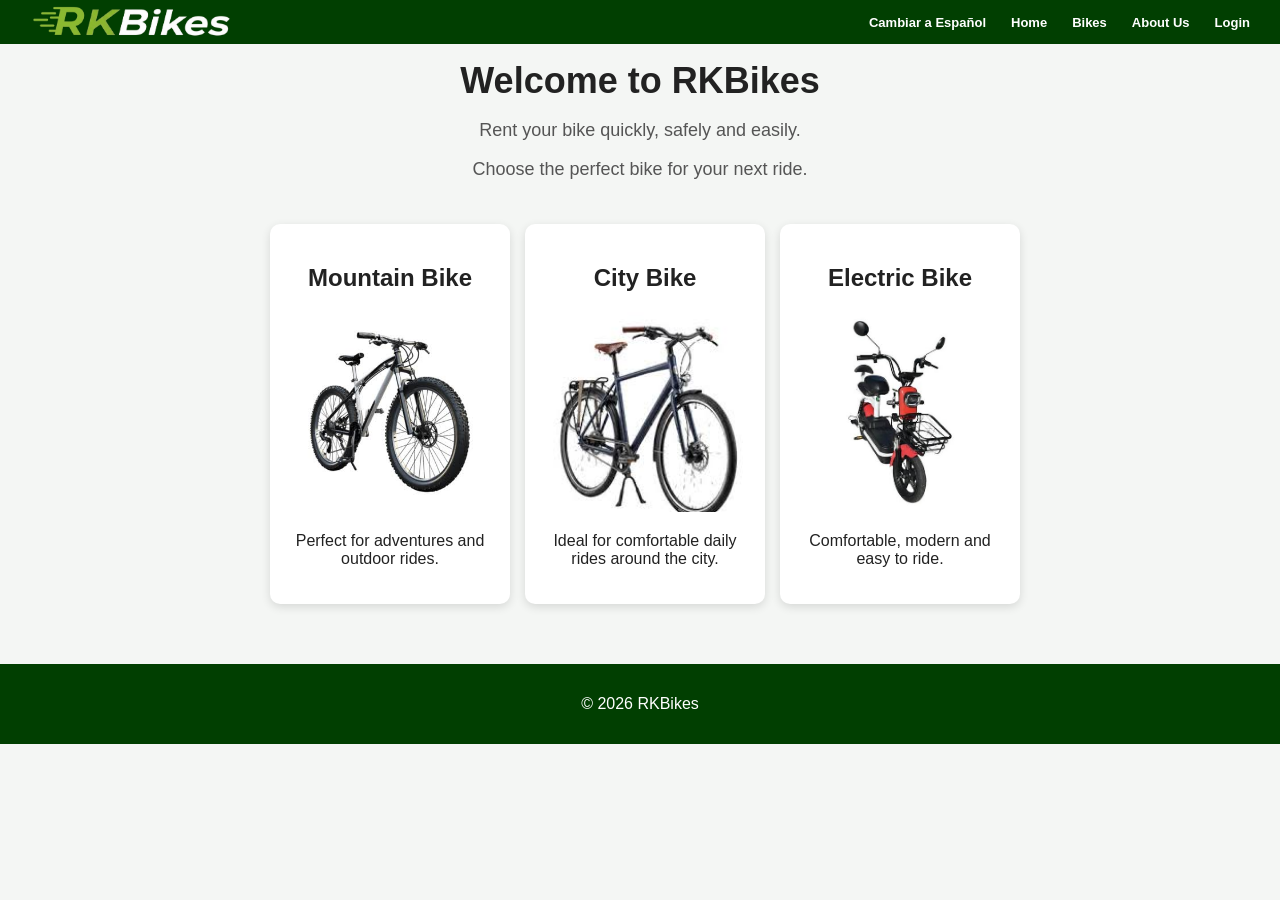
<file: index.html>
<!DOCTYPE html>
<html lang="en">

<head>
<meta charset="UTF-8">
<meta name="viewport" content="width=device-width, initial-scale=1.0">

<title>RKBikes</title>

<link rel="stylesheet" href="style.css">
</head>

<body>

<nav>

<img src="images/RKKBikes.png" alt="RKBikes Logo" width="68">
<span id="welcomeMessage" style="color: white; font-weight: bold;" hidden></span>

<input type="checkbox" id="nav-toggle" class="nav-toggle">
<label for="nav-toggle" class="hamburger">&#9776;</label>

<ul>

<li>
<button
id="languageButton"
type="button"
onclick="cambiarIdioma()">
Change to Spanish
</button>
</li>

<li>
<a href="index.html" id="navHome">Home</a>
</li>

<li>
<a href="bikes.html" id="navBikes">Bikes</a>
</li>

<li>
<a href="about.html" id="navAbout">About Us</a>
</li>

<li>
<a href="login.html" id="navLogin">Login</a>
</li>

</ul>

</nav>

<header>

<h1 id="homeTitle">
Welcome to RKBikes
</h1>

<p id="homeDescription">
Rent your bike quickly, safely and easily.
</p>

<p id="homeSubtitle">
Choose the perfect bike for your next ride.
</p>

</header>


<section class="cards">

<div class="card">

<h2 id="mountain">
Mountain Bike
</h2>

<img
src="images/indeximages/mountainbike.jpg"
alt="Mountain Bike"
class="card-img"
>

<p id="mountainText">
Perfect for adventures and outdoor rides.
</p>

</div>


<div class="card">

<h2 id="city">
City Bike
</h2>

<img
src="images/indeximages/citybike.jpg"
alt="City Bike"
class="card-img"
>

<p id="cityText">
Ideal for comfortable daily rides around the city.
</p>

</div>


<div class="card">

<h2 id="electric">
Electric Bike
</h2>

<img
src="images/indeximages/electricbike.jpg"
alt="Electric Bike"
class="card-img"
>

<p id="electricText">
Comfortable, modern and easy to ride.
</p>

</div>

</section>


<footer>

<p id="footer">
© 2026 RKBikes
</p>

</footer>


<script src="script.js"></script>
<script src="idiomas.js"></script>

</body>

</html>
</file>
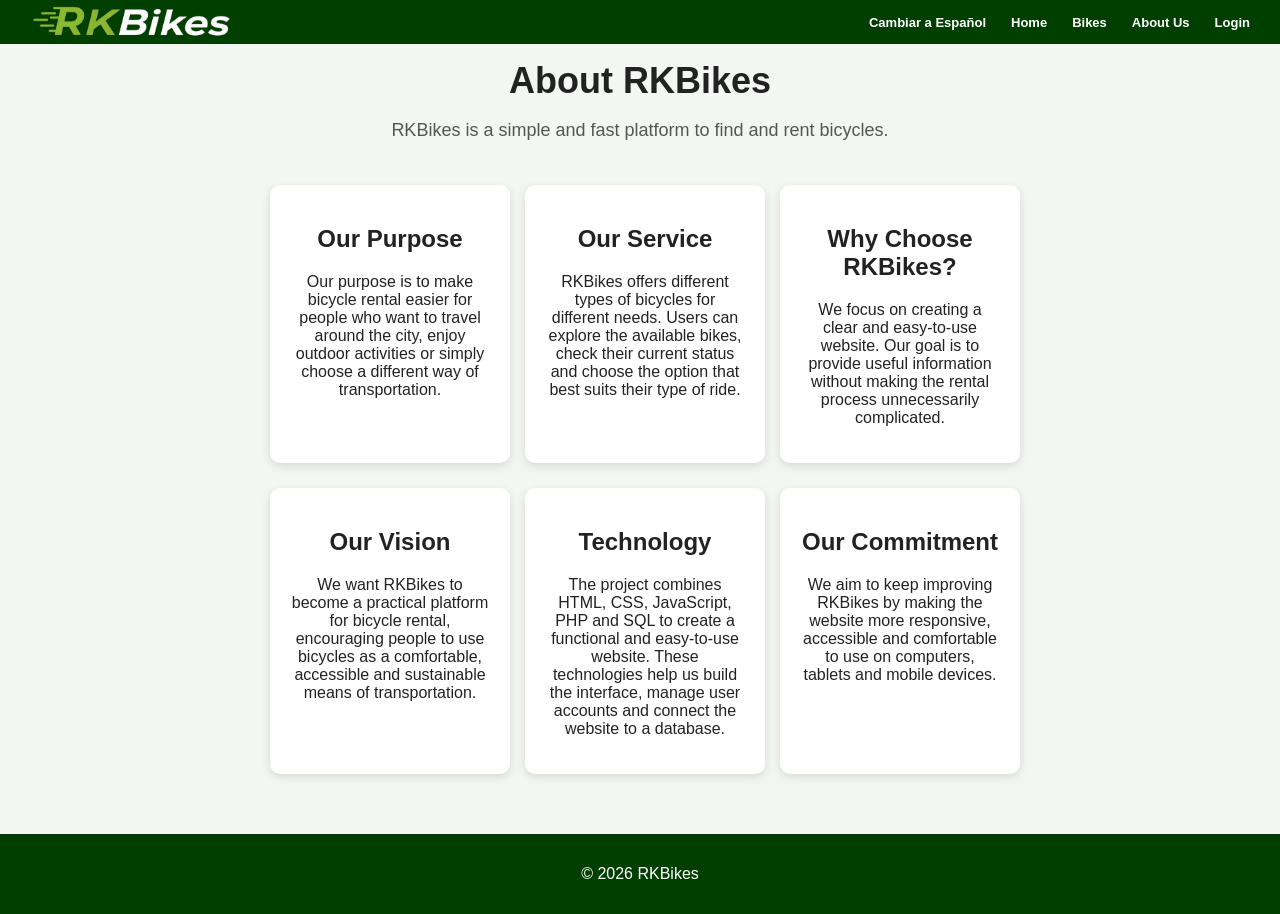
<file: about.html>
<!DOCTYPE html>
<html lang="en">

<head>
<meta charset="UTF-8">
<meta name="viewport" content="width=device-width, initial-scale=1.0">

<title>About Us - RKBikes</title>

<link rel="stylesheet" href="style.css">
</head>

<body>

   
<nav>

<img src="images/RKKBikes.png" alt="RKBikes Logo" width="68">
<span id="welcomeMessage" style="color: white; font-weight: bold;" hidden></span>

<input type="checkbox" id="nav-toggle" class="nav-toggle">
<label for="nav-toggle" class="hamburger">&#9776;</label>

<ul>

<li>
<button
id="languageButton"
type="button"
onclick="cambiarIdioma()">
Change to Spanish
</button>
</li>

<li>
<a href="index.html" id="navHome">Home</a>
</li>

<li>
<a href="bikes.html" id="navBikes">Bikes</a>
</li>

<li>
<a href="about.html" id="navAbout">About Us</a>
</li>

<li>
<a href="login.html" id="navLogin">Login</a>
</li>

</ul>

</nav>


<header>

<h1 id="aboutTitle">
About RKBikes
</h1>

<p id="aboutDescription">
RKBikes is a simple and fast platform to find and rent bicycles.
</p>

</header>


<section class="cards">

<div class="card">

<h2 id="purposeTitle">
Our Purpose
</h2>

<p id="purposeText">
Our purpose is to make bicycle rental easier for people who want
to travel around the city, enjoy outdoor activities or simply
choose a different way of transportation.
</p>

</div>


<div class="card">

<h2 id="serviceTitle">
Our Service
</h2>

<p id="serviceText">
RKBikes offers different types of bicycles for different needs.
Users can explore the available bikes, check their current status
and choose the option that best suits their type of ride.
</p>

</div>


<div class="card">

<h2 id="whyTitle">
Why Choose RKBikes?
</h2>

<p id="whyText">
We focus on creating a clear and easy-to-use website. Our goal is
to provide useful information without making the rental process
unnecessarily complicated.
</p>

</div>


<div class="card">

<h2 id="visionTitle">
Our Vision
</h2>

<p id="visionText">
We want RKBikes to become a practical platform for bicycle rental,
encouraging people to use bicycles as a comfortable, accessible
and sustainable means of transportation.
</p>

</div>


<div class="card">

<h2 id="technologyTitle">
Technology
</h2>

<p id="technologyText">
The project combines HTML, CSS, JavaScript, PHP and SQL to
create a functional and easy-to-use website. These technologies
help us build the interface, manage user accounts and connect the
website to a database.
</p>

</div>


<div class="card">

<h2 id="commitmentTitle">
Our Commitment
</h2>

<p id="commitmentText">
We aim to keep improving RKBikes by making the website more
responsive, accessible and comfortable to use on computers,
tablets and mobile devices.
</p>

</div>

</section>


<footer>

<p id="footer">
© 2026 RKBikes
</p>

</footer>


<script src="script.js"></script>
<script src="idiomas.js"></script>

</body>

</html>
</file>
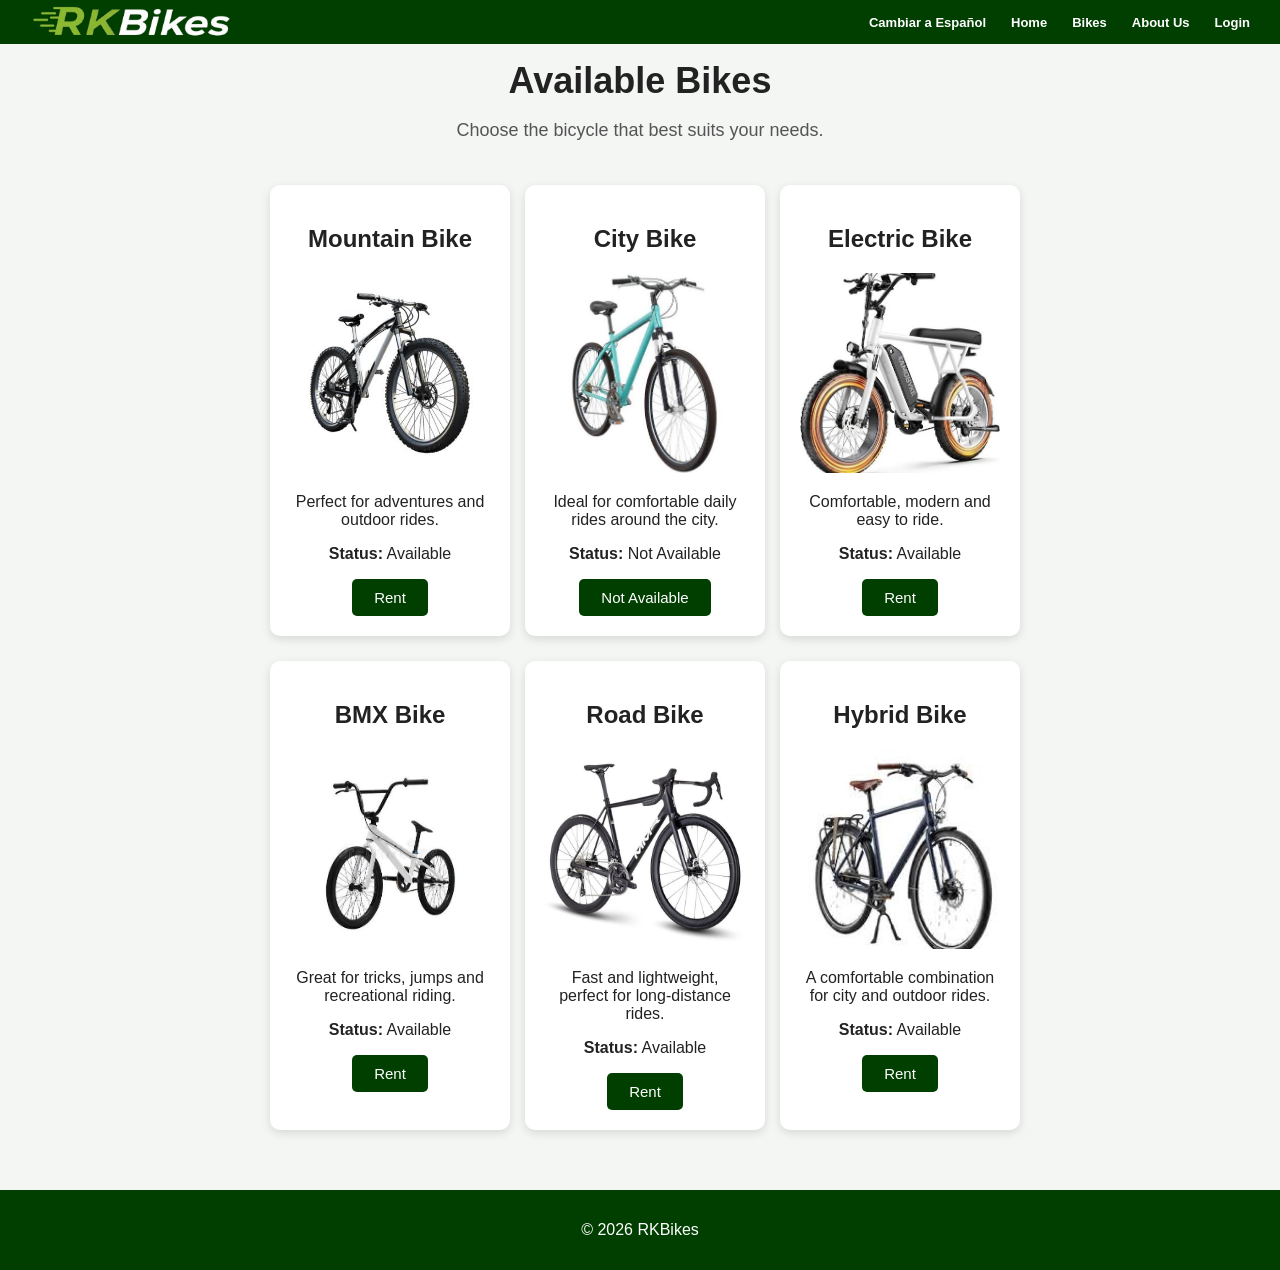
<file: bikes.html>
<!DOCTYPE html>
<html lang="en">

<head>
<meta charset="UTF-8">
<meta name="viewport" content="width=device-width, initial-scale=1.0">

<title>Bikes - RKBikes</title>

<link rel="stylesheet" href="style.css">
</head>

<body>

<nav>

<img src="images/RKKBikes.png" alt="RKBikes Logo" width="68">
<span id="welcomeMessage" style="color: white; font-weight: bold;" hidden></span>

<input type="checkbox" id="nav-toggle" class="nav-toggle">
<label for="nav-toggle" class="hamburger">&#9776;</label>

<ul>

<li>
<button
id="languageButton"
type="button"
onclick="cambiarIdioma()">
Change to Spanish
</button>
</li>

<li>
<a href="index.html" id="navHome">Home</a>
</li>

<li>
<a href="bikes.html" id="navBikes">Bikes</a>
</li>

<li>
<a href="about.html" id="navAbout">About Us</a>
</li>

<li>
<a href="login.html" id="navLogin">Login</a>
</li>

</ul>

</nav>


<header>

<h1 id="bikesTitle">
Available Bikes
</h1>

<p id="bikesDescription">
Choose the bicycle that best suits your needs.
</p>

</header>


<section class="cards">


<div class="card">

<h2 id="mountain">
Mountain Bike
</h2>

<img src="images/bikesimages/mountainbike.jpg" alt="Mountain Bike" class="card-img">

<p id="mountainText">
Perfect for adventures, trails and outdoor rides.
</p>

<p>
<strong>Status:</strong>
<span class="available">Available</span>
</p>

<button type="button" class="rent">
Rent
</button>

</div>


<div class="card">

<h2 id="city">
City Bike
</h2>

<img src="images/bikesimages/citybike.jpg" alt="City Bike" class="card-img">

<p id="cityText">
Ideal for comfortable daily rides around the city.
</p>

<p>
<strong>Status:</strong>
<span class="notAvailable">Not Available</span>
</p>

<button type="button" class="notAvailable" disabled>
Not Available
</button>

</div>


<div class="card">

<h2 id="electric">
Electric Bike
</h2>

<img src="images/bikesimages/electricbike.jpg" alt="Electric Bike" class="card-img">

<p id="electricText">
Comfortable and modern for longer rides.
</p>

<p>
<strong>Status:</strong>
<span class="available">Available</span>
</p>

<button type="button" class="rent">
Rent
</button>

</div>


<div class="card">

<h2 id="bmx">
BMX Bike
</h2>

<img src="images/bikesimages/bmxbike.jpg" alt="BMX Bike" class="card-img">

<p id="bmxText">
Great for tricks, jumps and recreational riding.
</p>

<p>
<strong>Status:</strong>
<span class="available">Available</span>
</p>

<button type="button" class="rent">
Rent
</button>

</div>


<div class="card">

<h2 id="road">
Road Bike
</h2>

<img src="images/bikesimages/roadbike.jpg" alt="Road Bike" class="card-img">

<p id="roadText">
Fast and lightweight, perfect for long-distance rides.
</p>

<p>
<strong>Status:</strong>
<span class="available">Available</span>
</p>

<button type="button" class="rent">
Rent
</button>

</div>


<div class="card">

<h2 id="hybrid">
Hybrid Bike
</h2>

<img src="images/bikesimages/hybridbike.jpg" alt="Hybrid Bike" class="card-img">

<p id="hybridText">
A comfortable combination for city and outdoor rides.
</p>

<p>
<strong>Status:</strong>
<span class="available">Available</span>
</p>

<button type="button" class="rent">
Rent
</button>

</div>


</section>


<footer>

<p id="footer">
© 2026 RKBikes
</p>

</footer>


<script src="script.js"></script>
<script src="idiomas.js"></script>

</body>

</html>
</file>
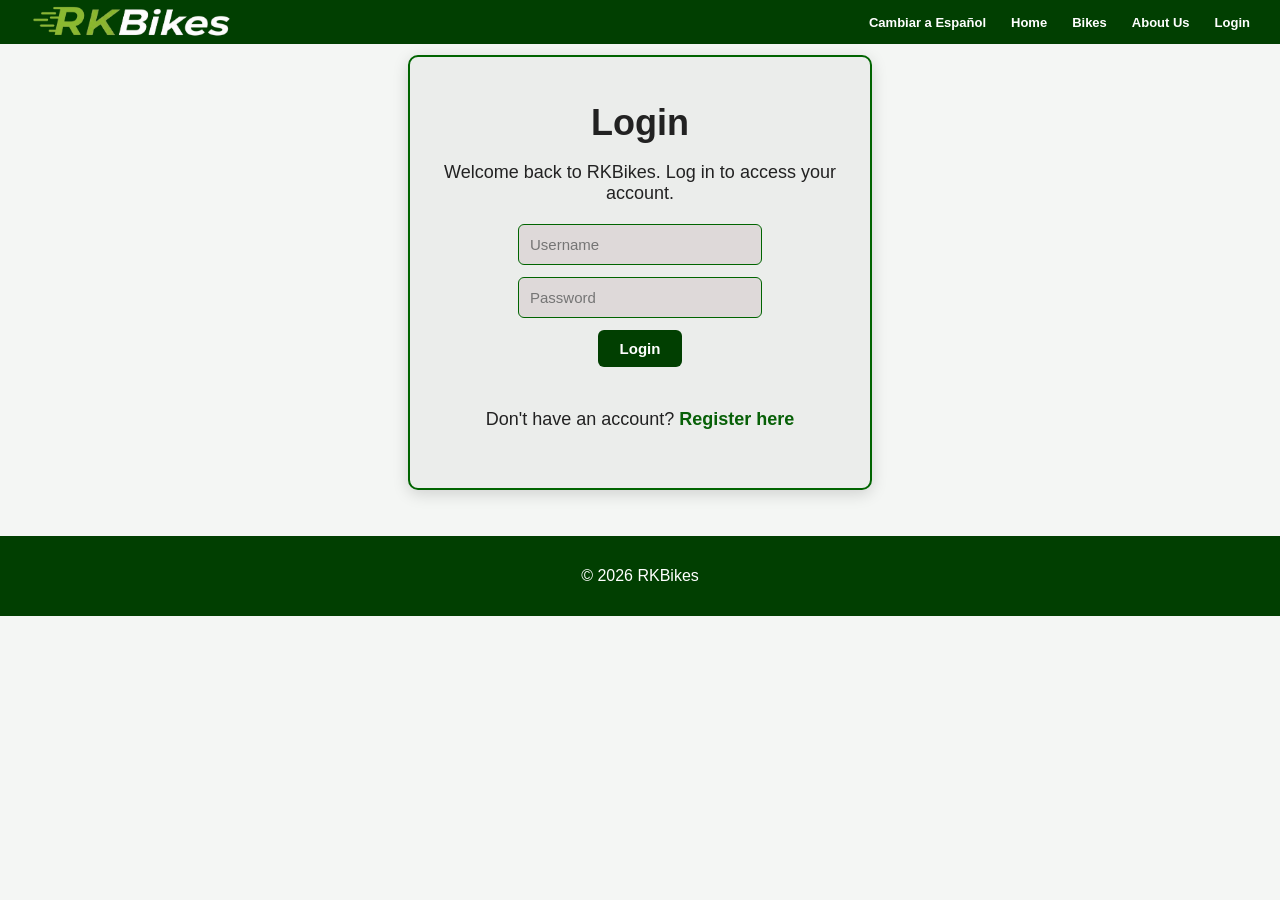
<file: login.html>
<!DOCTYPE html>
<html lang="en">

<head>
<meta charset="UTF-8">
<meta name="viewport" content="width=device-width, initial-scale=1.0">

<title>Login - RKBikes</title>

<link rel="stylesheet" href="style.css">
</head>

<body>
   
<nav>

<img src="images/RKKBikes.png" alt="RKBikes Logo" width="68">
<span id="welcomeMessage" style="color: white; font-weight: bold;" hidden></span>

<input type="checkbox" id="nav-toggle" class="nav-toggle">
<label for="nav-toggle" class="hamburger">&#9776;</label>

<ul>

<li>
<button
id="languageButton"
type="button"
onclick="cambiarIdioma()">
Change to Spanish
</button>
</li>

<li>
<a href="index.html" id="navHome">Home</a>
</li>

<li>
<a href="bikes.html" id="navBikes">Bikes</a>
</li>

<li>
<a href="about.html" id="navAbout">About Us</a>
</li>

<li>
<a href="login.html" id="navLogin">Login</a>
</li>

</ul>

</nav>



<header>

<div class="login-box">

<h1 id="loginTitle">
Login
</h1>

<p id="loginDescription">
Welcome back to RKBikes. Log in to access your account
</p>


<form action="login.php" method="POST">

<input
type="text"
id="username"
name="username"
placeholder="Username"
required
>

<input
type="password"
id="password"
name="password"
placeholder="Password"
required
>

<button
type="submit"
id="loginButton">
Login
</button>

<div id="feedback"></div>

</form>

<p>

<span id="noAccount">
Don't have an account?
</span>

<a href="register.html" id="registerHere">
Register here
</a>

</p>

</div>

</header>


<footer>

<p id="footer">
© 2026 RKBikes
</p>

</footer>


<script src="script.js"></script>
<script src="idiomas.js"></script>

</body>

</html>
</file>
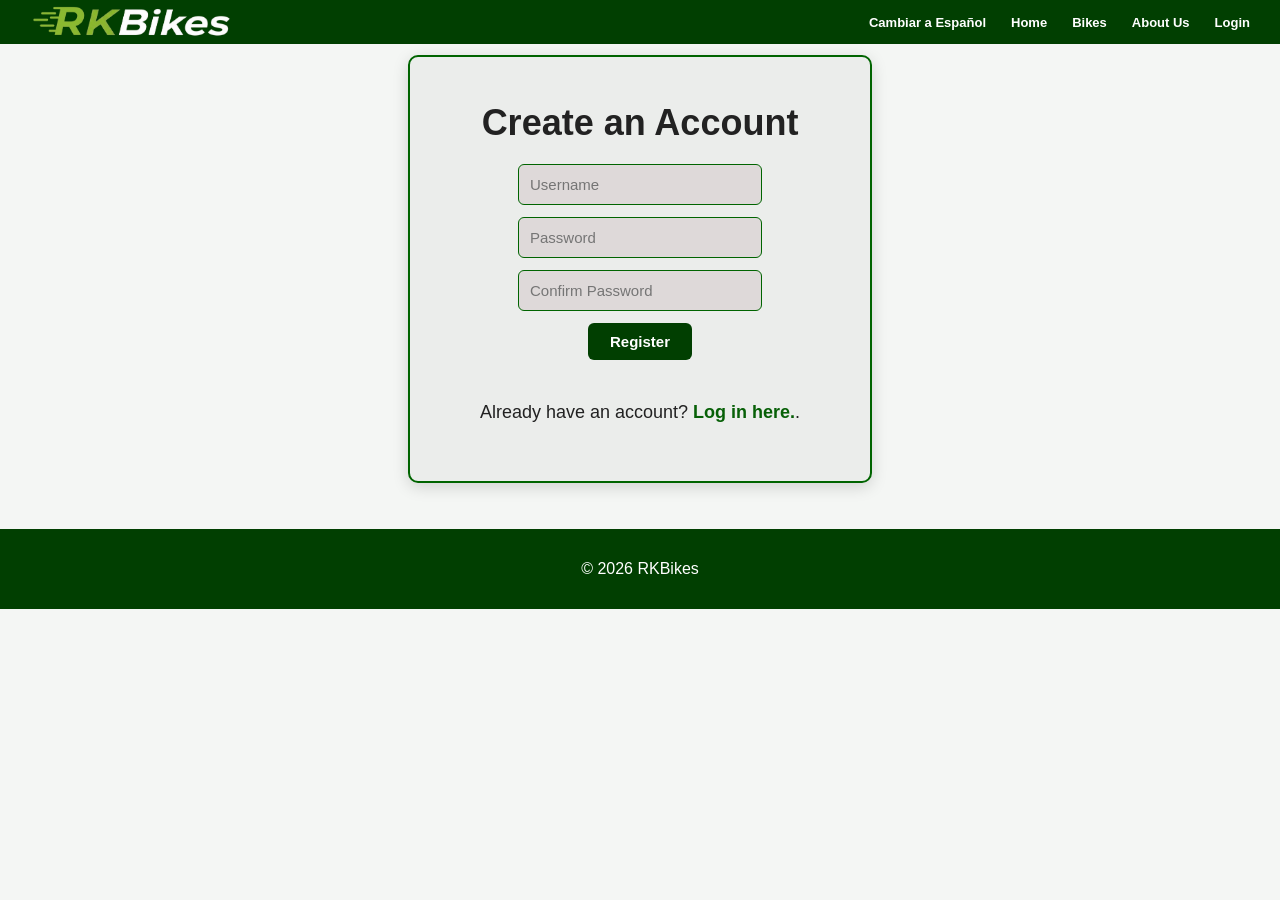
<file: register.html>
<!DOCTYPE html>
<html lang="en">

<head>
<meta charset="UTF-8">
<meta name="viewport" content="width=device-width, initial-scale=1.0">

<title>Register - RKBikes</title>

<link rel="stylesheet" href="style.css">
</head>

<body>

   
<nav>

<img src="images/RKKBikes.png" alt="RKBikes Logo" width="68">
<span id="welcomeMessage" style="color: white; font-weight: bold;" hidden></span>

<input type="checkbox" id="nav-toggle" class="nav-toggle">
<label for="nav-toggle" class="hamburger">&#9776;</label>

<ul>

<li>
<button
id="languageButton"
type="button"
onclick="cambiarIdioma()">
Change to Spanish
</button>
</li>

<li>
<a href="index.html" id="navHome">Home</a>
</li>

<li>
<a href="bikes.html" id="navBikes">Bikes</a>
</li>

<li>
<a href="about.html" id="navAbout">About Us</a>
</li>

<li>
<a href="login.html" id="navLogin">Login</a>
</li>

</ul>

</nav>


<header>

<div class="login-box">

<h1 id="registerTitle">
Create an Account
</h1>


<form
id="registerForm"
action="register.php"
method="POST">


<input
type="text"
id="username"
name="username"
placeholder="Username"
required
>


<input
type="password"
id="password"
name="password"
placeholder="Password"
required
>


<input
type="password"
id="confirm_password"
name="confirm_password"
placeholder="Confirm Password"
required
>


<button
type="submit"
id="registerButton">
Register
</button>


<div id="feedback"></div>


</form>


<p>

<span id="alreadyAccount">
Already have an account?
</span>

<a href="login.html" id="loginHere">
Log in here
</a>.

</p>


</div>

</header>


<footer>

<p id="footer">
© 2026 RKBikes
</p>

</footer>


<script src="script.js"></script>
<script src="idiomas.js"></script>

</body>

</html>
</file>
<file: style.css>
/* =========================
   GENERAL
========================= */

body {
    font-family: Arial, sans-serif;
    margin: 0;
    background-color: #f4f6f4;
    color: #222;
}

/* =========================
   HAMBURGER
========================= */
.nav-toggle {
    display: none !important;
}

.hamburger {
    display: none;
    font-size: 28px;
    color: white;
    cursor: pointer;
}

/* =========================
   NAVIGATION
========================= */

nav {
    background-color: rgb(1, 63, 1);
    color: white;

    display: flex;
    justify-content: space-between;
    align-items: center;

    padding: 4px 30px;
}

nav img {
    height: 36px;
    width: auto;
}

nav ul {
    list-style: none;

    display: flex;
    gap: 25px;

    margin: 0;
    padding: 0;
}

nav a {
    color: white;
    text-decoration: none;

    font-weight: bold;

    transition: opacity 0.2s ease;
}

nav a:hover {
    opacity: 0.7;
}


/* =========================
   HEADER
========================= */

header {
    text-align: center;
    margin-top: 5px;
    padding: 6px 20px;
}

header h1 {
    font-size: 36px;
    margin-top: 5px;
    margin-bottom: 8px;
}

header p {
    font-size: 18px;
    color: #555;
}


/* =========================
   CARDS
========================= */

.cards {
    display: grid;

    grid-template-columns: repeat(3, 230px);

    justify-content: center;

    gap: 25px;

    padding: 20px;
}

.card {
    background-color: white;

    border-radius: 10px;

    padding: 20px;

    width: 200px;

    text-align: center;

    box-shadow: 0 3px 10px rgba(0, 0, 0, 0.12);

    transition: transform 0.2s ease,
                box-shadow 0.2s ease;
}

.card:hover {
    transform: translateY(-5px);

    box-shadow: 0 6px 15px rgba(0, 0, 0, 0.18);
}

.card-img {
    width: 100%;
    height: 200px;
    object-fit: cover;
}

.card-content {
    padding: 16px;
}


/* =========================
   FORMS
========================= */

form {
    display: flex;

    flex-direction: column;

    align-items: center;

    gap: 12px;

    margin: 20px auto 30px;
}

input {
    padding: 11px;

    width: 220px;

    border: 1px solid #bbb;

    border-radius: 5px;

    font-size: 15px;
}

input:focus {
    outline: none;

    border-color: rgb(1, 63, 1);
}


/* =========================
   BUTTONS
========================= */

button {
    padding: 10px 22px;

    border: none;

    border-radius: 5px;

    background-color: rgb(1, 63, 1);

    color: white;

    font-size: 15px;

    cursor: pointer;

    transition: transform 0.2s ease,
                background-color 0.2s ease;
}

button:hover {
    background-color: rgb(0, 90, 0);

    transform: translateY(-2px);
}

button:active {
    transform: translateY(0);
}

/* =========================
   LOGIN AND REGISTER BOX
========================= */

.login-box {
    background-color: rgb(235, 237, 235);

    border: 2px solid rgb(0, 100, 0);

    border-radius: 10px;

    padding: 40px 30px;

    max-width: 400px;

    margin: 0 auto;

    box-shadow: 0 4px 16px rgba(0, 0, 0, 0.15);
}

.login-box h1 {
    color: #222;
}

.login-box p {
    color: #222;
}

.login-box input {
    border: 1px solid rgb(0, 100, 0);

    border-radius: 6px;

    background-color: rgb(222, 217, 217);

    color: black;
}

.login-box button {
    background-color: rgb(1, 63, 1);

    border: none;

    border-radius: 6px;

    color: white;

    font-weight: bold;
}

.login-box button:hover {
    background-color: rgb(0, 90, 0);

    color: white;
}

.login-box a {
    color: #076007;

    font-weight: bold;

    text-decoration: none;
}

.login-box a:hover {
    text-decoration: underline;
}

/* =========================
   LINKS
========================= */

header a {
    color: rgb(1, 63, 1);

    font-weight: bold;

    text-decoration: none;
}

header a:hover {
    text-decoration: underline;
}


/* =========================
   FEEDBACK
========================= */

.error {
    color: #c62828;

    font-weight: bold;

    margin-top: 5px;
}

.success {
    color: #2e7d32;

    font-weight: bold;

    margin-top: 5px;
}


/* =========================
   FOOTER
========================= */

footer {
    background-color: rgb(1, 63, 1);

    color: white;

    text-align: center;

    padding: 15px;

    margin-top: 40px;
}

/* =========================
   TABLET Y MÓVIL (Hasta 900px) - Menú hamburguesa + 2 columnas
========================= */
@media (max-width: 900px) {

    nav {
        flex-direction: row;
        flex-wrap: wrap;
        justify-content: space-between;
        align-items: flex-start;
        padding: 10px 20px;
    }

    
    .hamburger {
        display: block;
    }

    
    nav ul {
        display: none;
        flex-direction: column;
        width: 100%;
        align-items: flex-start;
        gap: 12px;
        padding-top: 15px;
        padding-left: 10px;
        border-top: 1px solid rgba(255, 255, 255, 0.2);
        margin-top: 10px;
    }


    .nav-toggle:checked ~ ul {
        display: flex;
    }

    
    .cards {
        grid-template-columns: repeat(2, 220px);
    }

}


/* =========================
   PHONES
========================= */
@media (max-width: 600px) {

    header h1 {
        font-size: 28px;
    }

    .cards {
        grid-template-columns: 1fr;
        justify-items: center;
    }

}
/* =========================
   LANGUAGE BUTTON
========================= */

nav li {
    display: flex;
    align-items: center;
}

nav a,
nav button {
    display: block;

    margin: 0;
    padding: 0;

    font-family: Arial, sans-serif;
    font-size: 13px;
    font-weight: bold;
    line-height: normal;

    color: white;
}

nav button {
    border: none;
    background: none;

    cursor: pointer;

    transition: opacity 0.2s ease;
}

nav a:hover,
nav button:hover {
    opacity: 0.7;
}

nav button:hover {
    background: none;
    transform: none;
}
</file>
